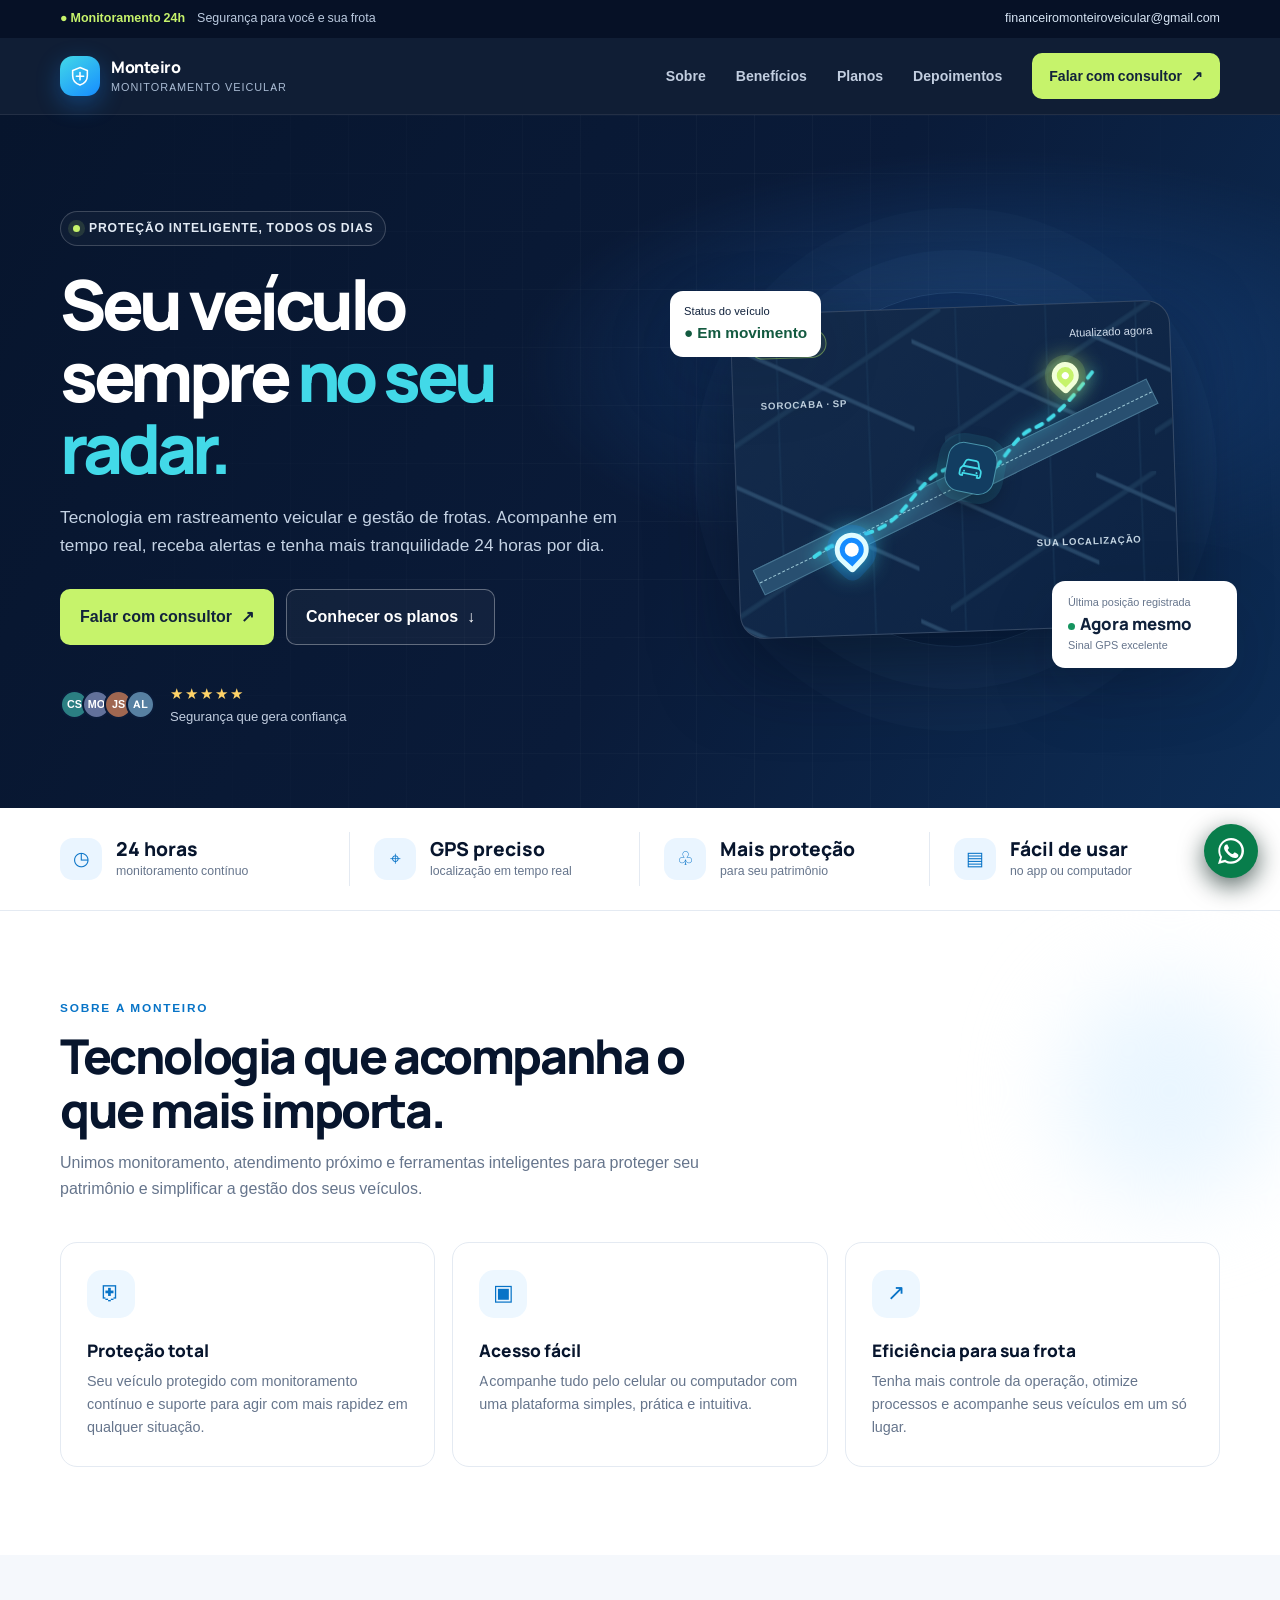
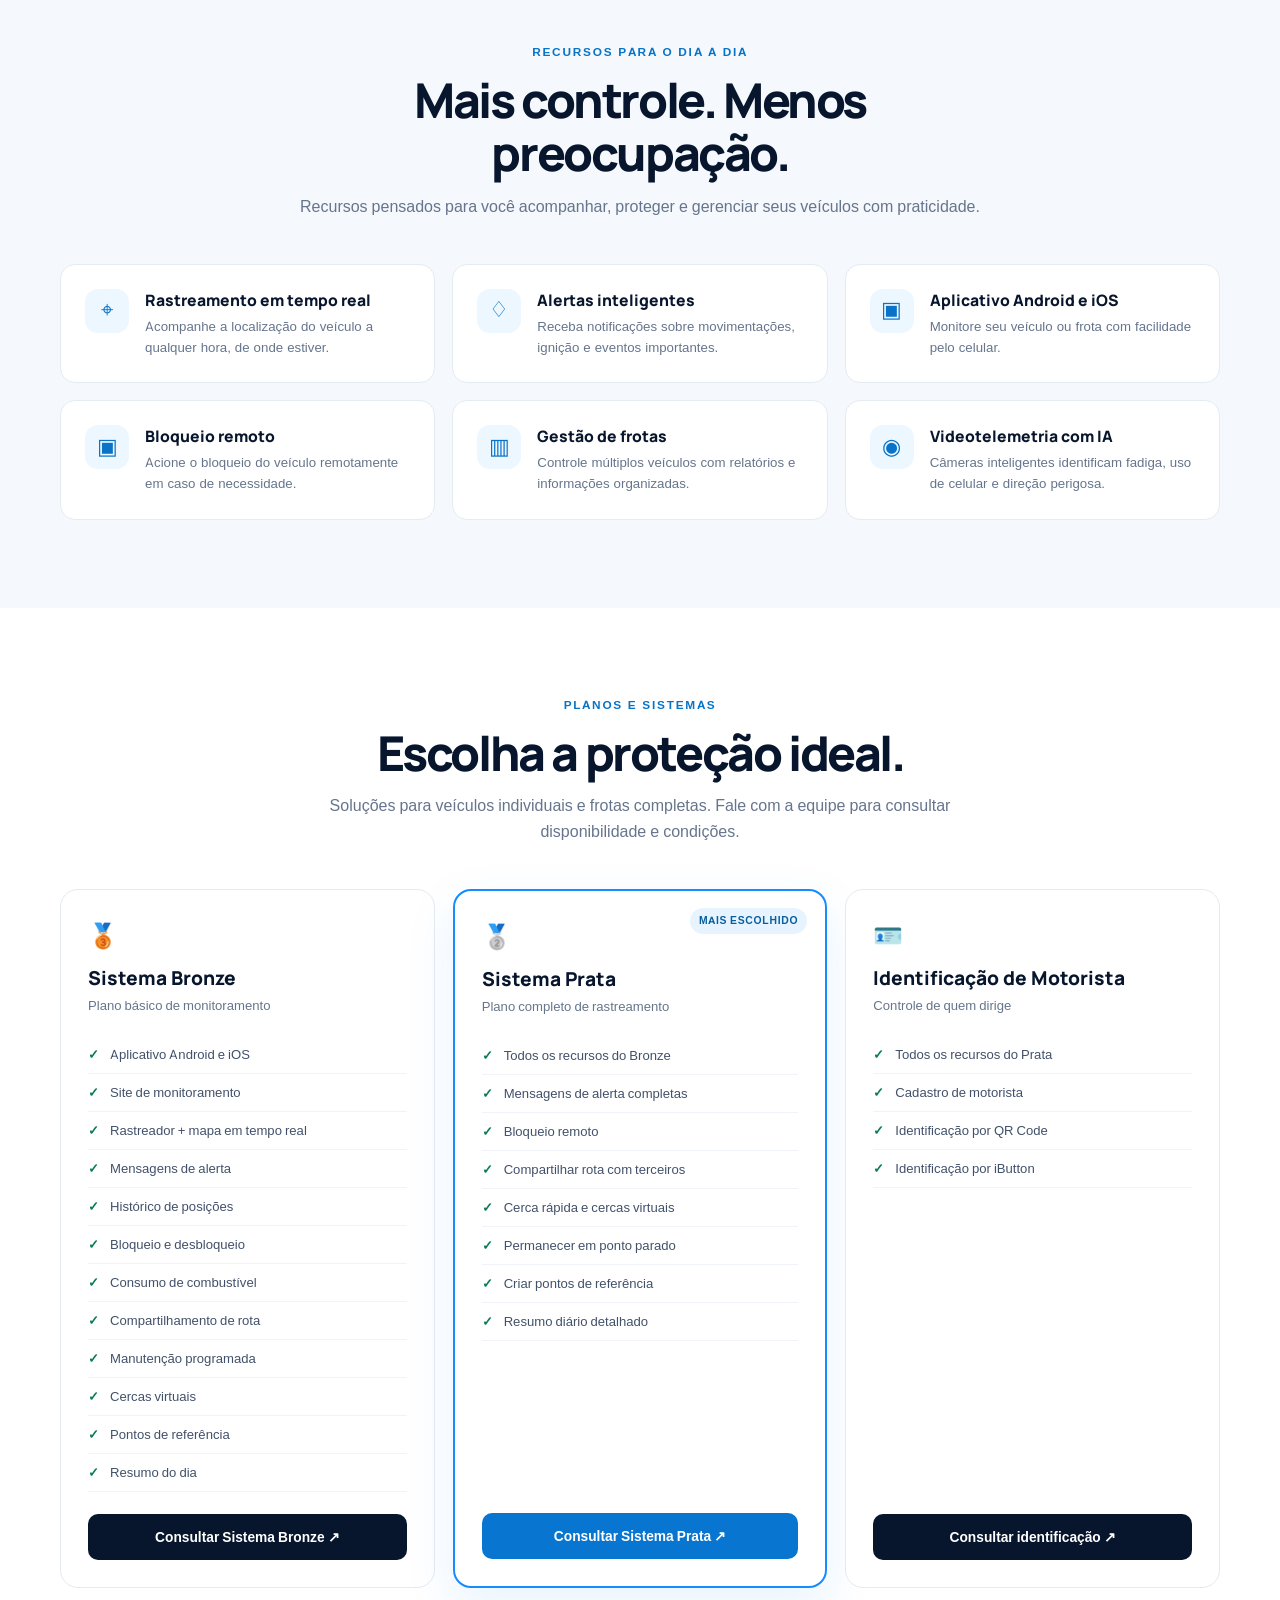
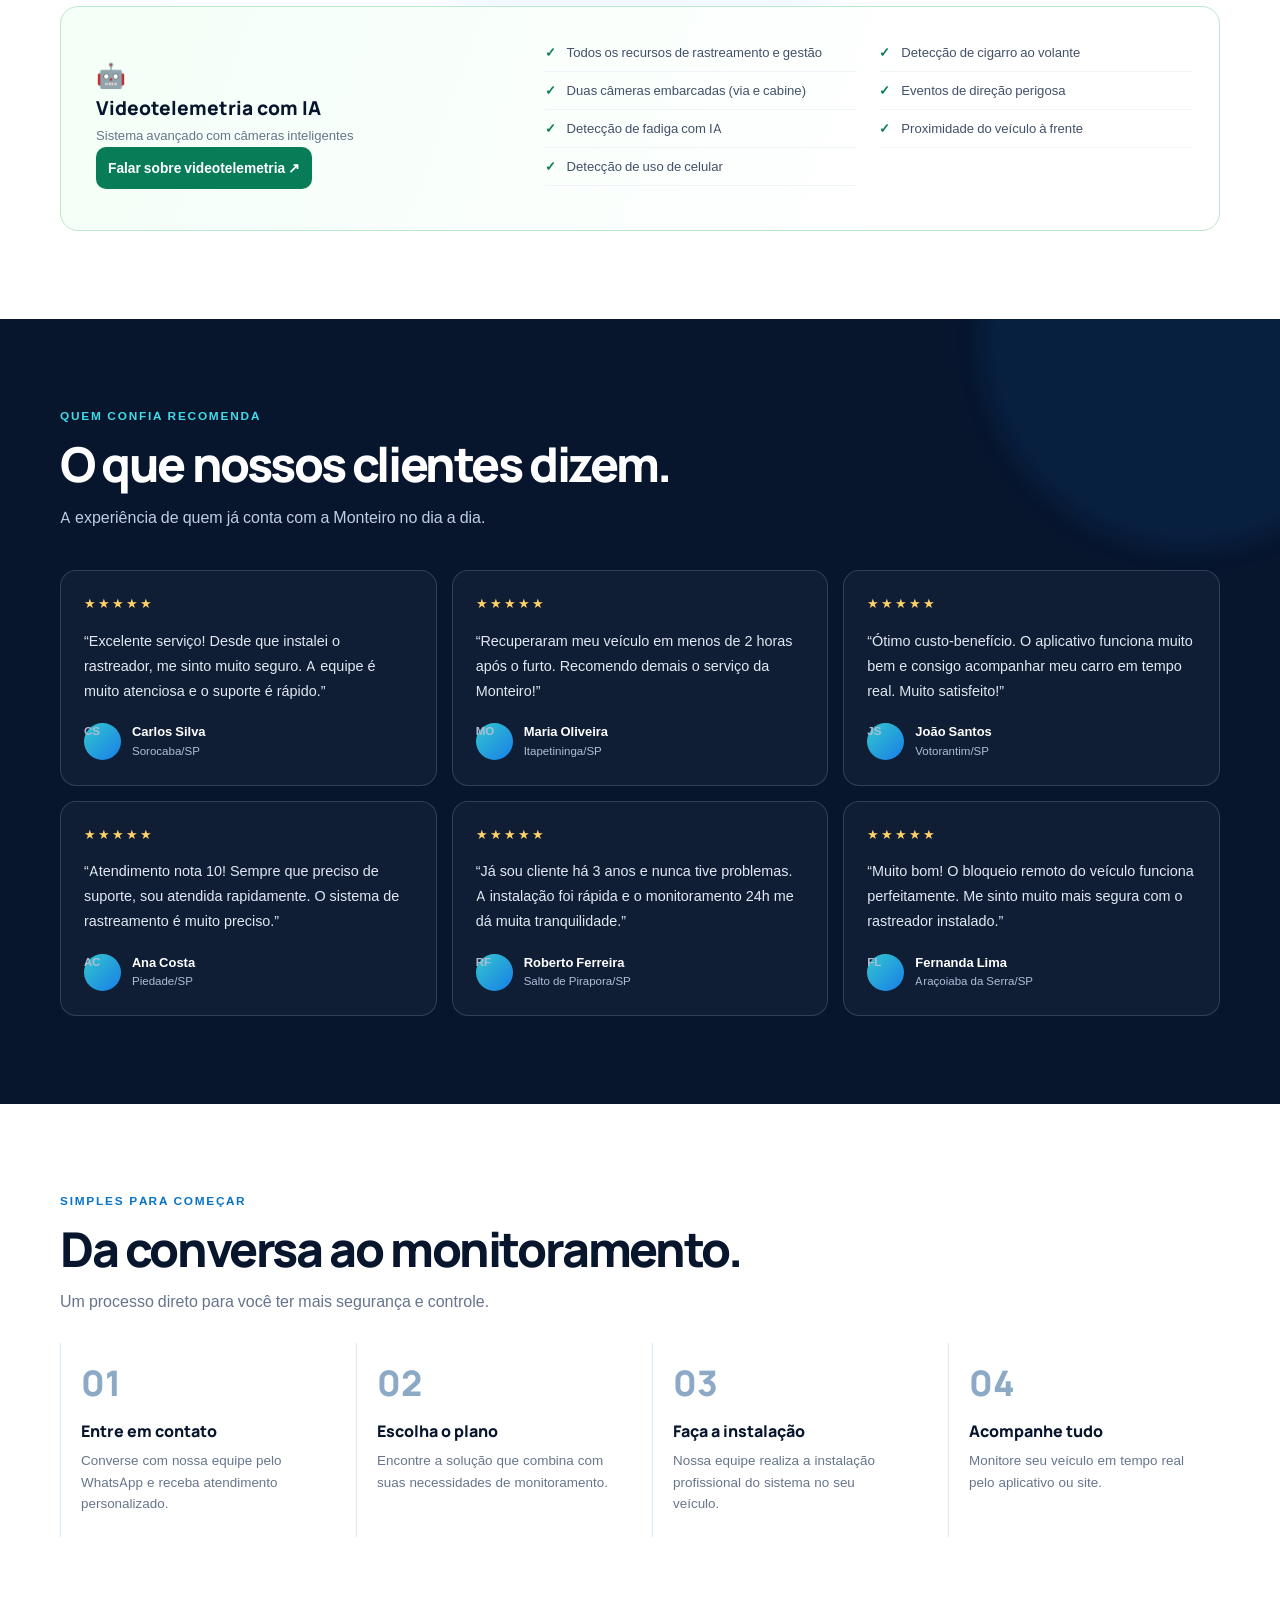
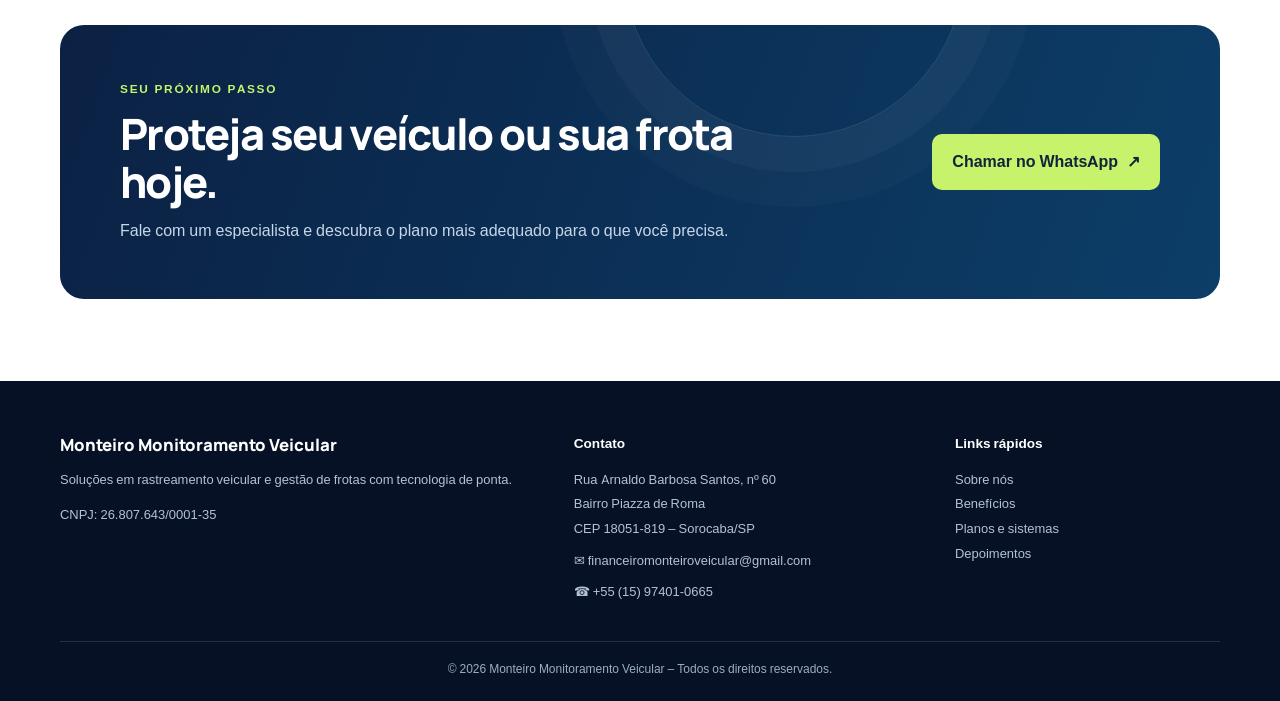
<file: monteiro-monitoramento/index.html>
<!doctype html>
<html lang="pt-BR">
  <head>
    <meta charset="utf-8" />
    <meta name="viewport" content="width=device-width, initial-scale=1" />
    <meta name="theme-color" content="#07152d" />
    <meta name="description" content="Rastreamento veicular e gestão de frotas com monitoramento, aplicativo, bloqueio remoto e videotelemetria com IA." />
    <title>Monteiro Monitoramento Veicular | Segurança em movimento</title>
    <link rel="preload" href="fonts/manrope-latin-wght-normal.woff2" as="font" type="font/woff2" crossorigin />
    <link rel="preload" href="fonts/dm-sans-latin-ext-wght-normal.woff2" as="font" type="font/woff2" crossorigin />
    <link rel="stylesheet" href="styles.css" />
  </head>
  <body>
    <a class="skip-link" href="#conteudo">Pular para o conteúdo</a>
    <div class="topbar">
      <div class="container topbar-inner">
        <span><b>● Monitoramento 24h</b><span class="topbar-note">Segurança para você e sua frota</span></span>
        <a href="mailto:financeiromonteiroveicular@gmail.com">financeiromonteiroveicular@gmail.com</a>
      </div>
    </div>
    <header class="site-header">
      <div class="container nav-wrap">
        <a class="brand" href="#inicio" aria-label="Monteiro Monitoramento Veicular — início">
          <span class="brand-mark" aria-hidden="true"><svg viewBox="0 0 24 24" fill="none"><path d="M12 2.8 20 6v5.7c0 5.1-3.5 8.6-8 10.2-4.5-1.6-8-5.1-8-10.2V6l8-3.2Z" stroke="currentColor" stroke-width="1.7"/><path d="M8 12.2h8M12 8.2v8" stroke="currentColor" stroke-width="1.7" stroke-linecap="round"/></svg></span>
          <span>Monteiro<small>Monitoramento veicular</small></span>
        </a>
        <button class="menu-toggle" id="menuToggle" type="button" aria-label="Abrir menu" aria-expanded="false" aria-controls="navLinks"><span></span><span></span><span></span></button>
        <nav aria-label="Navegação principal">
          <ul class="nav-links" id="navLinks">
            <li><a href="#sobre">Sobre</a></li><li><a href="#beneficios">Benefícios</a></li><li><a href="#planos">Planos</a></li><li><a href="#depoimentos">Depoimentos</a></li>
            <li><a class="nav-action" href="https://wa.me/5515974010665?text=Ol%C3%A1%2C%20quero%20conhecer%20os%20planos%20de%20rastreamento." target="_blank" rel="noopener noreferrer">Falar com consultor <span aria-hidden="true">↗</span></a></li>
          </ul>
        </nav>
      </div>
    </header>
    <main id="conteudo">
      <section class="hero" id="inicio">
        <div class="container hero-inner">
          <div class="hero-copy-block">
            <span class="eyebrow"><i class="live-dot" aria-hidden="true"></i> Proteção inteligente, todos os dias</span>
            <h1>Seu veículo sempre <em>no seu radar.</em></h1>
            <p class="hero-copy">Tecnologia em rastreamento veicular e gestão de frotas. Acompanhe em tempo real, receba alertas e tenha mais tranquilidade 24 horas por dia.</p>
            <div class="hero-actions">
              <a class="button button-primary" href="https://wa.me/5515974010665?text=Ol%C3%A1%2C%20quero%20falar%20com%20um%20consultor%20sobre%20rastreamento." target="_blank" rel="noopener noreferrer">Falar com consultor <span aria-hidden="true">↗</span></a>
              <a class="button button-outline" href="#planos">Conhecer os planos <span aria-hidden="true">↓</span></a>
            </div>
            <div class="hero-proof"><div class="proof-avatars" aria-hidden="true"><span>CS</span><span>MO</span><span>JS</span><span>AL</span></div><div><div class="proof-stars" aria-hidden="true">★★★★★</div><span>Segurança que gera confiança</span></div></div>
          </div>
          <div class="hero-visual" role="img" aria-label="Ilustração de monitoramento de veículo em tempo real">
            <div class="radar" aria-hidden="true"></div>
            <div class="map-card" aria-hidden="true">
              <div class="map-grid"></div><div class="map-road"></div>
              <span class="map-label label-a">Sorocaba · SP</span><span class="map-label label-b">Sua localização</span>
              <div class="route"><svg viewBox="0 0 400 280" preserveAspectRatio="none"><path class="route-path" d="M48 224 C93 194 115 214 151 171 S204 137 224 145 259 110 282 102 325 74 351 43"/></svg></div>
              <span class="pin pin-start"></span><span class="pin pin-end"></span>
              <span class="vehicle"><svg viewBox="0 0 24 24" fill="none"><path d="m5 11 1.5-4.5A2.2 2.2 0 0 1 8.6 5h6.8a2.2 2.2 0 0 1 2.1 1.5L19 11l1.2 1.3c.5.5.8 1.2.8 1.9v3.3c0 .8-.6 1.5-1.5 1.5h-1.1v-2H5.6v2H4.5c-.9 0-1.5-.7-1.5-1.5v-3.3c0-.7.3-1.4.8-1.9L5 11Z" stroke="currentColor" stroke-width="1.5"/><path d="M5.2 11h13.6M6.5 15h.1m10.8 0h.1" stroke="currentColor" stroke-width="1.7" stroke-linecap="round"/></svg></span>
              <div class="map-top"><span class="live-pill">● Ao vivo</span><span class="map-time">Atualizado agora</span></div>
            </div>
            <div class="float-top">Status do veículo<strong>● Em movimento</strong></div>
            <div class="info-float"><small>Última posição registrada</small><strong><b></b>Agora mesmo</strong><small>Sinal GPS excelente</small></div>
          </div>
        </div>
      </section>
      <div class="metrics" aria-label="Destaques do serviço">
        <div class="container metric-grid">
          <div class="metric"><span class="metric-icon" aria-hidden="true">◷</span><div><strong>24 horas</strong><span>monitoramento contínuo</span></div></div>
          <div class="metric"><span class="metric-icon" aria-hidden="true">⌖</span><div><strong>GPS preciso</strong><span>localização em tempo real</span></div></div>
          <div class="metric"><span class="metric-icon" aria-hidden="true">♧</span><div><strong>Mais proteção</strong><span>para seu patrimônio</span></div></div>
          <div class="metric"><span class="metric-icon" aria-hidden="true">▤</span><div><strong>Fácil de usar</strong><span>no app ou computador</span></div></div>
        </div>
      </div>
      <section class="content-section about-section" id="sobre">
        <div class="container">
          <div class="section-heading"><div class="kicker">Sobre a Monteiro</div><h2>Tecnologia que acompanha o que mais importa.</h2><p>Unimos monitoramento, atendimento próximo e ferramentas inteligentes para proteger seu patrimônio e simplificar a gestão dos seus veículos.</p></div>
          <div class="about-grid">
            <article class="feature-card"><span class="feature-icon" aria-hidden="true">⛨</span><h3>Proteção total</h3><p>Seu veículo protegido com monitoramento contínuo e suporte para agir com mais rapidez em qualquer situação.</p></article>
            <article class="feature-card"><span class="feature-icon" aria-hidden="true">▣</span><h3>Acesso fácil</h3><p>Acompanhe tudo pelo celular ou computador com uma plataforma simples, prática e intuitiva.</p></article>
            <article class="feature-card"><span class="feature-icon" aria-hidden="true">↗</span><h3>Eficiência para sua frota</h3><p>Tenha mais controle da operação, otimize processos e acompanhe seus veículos em um só lugar.</p></article>
          </div>
        </div>
      </section>
      <section class="content-section benefits-section" id="beneficios">
        <div class="container">
          <div class="section-heading center"><div class="kicker">Recursos para o dia a dia</div><h2>Mais controle. Menos preocupação.</h2><p>Recursos pensados para você acompanhar, proteger e gerenciar seus veículos com praticidade.</p></div>
          <div class="benefit-grid">
            <article class="benefit-card"><span class="feature-icon" aria-hidden="true">⌖</span><div><h3>Rastreamento em tempo real</h3><p>Acompanhe a localização do veículo a qualquer hora, de onde estiver.</p></div></article>
            <article class="benefit-card"><span class="feature-icon" aria-hidden="true">♢</span><div><h3>Alertas inteligentes</h3><p>Receba notificações sobre movimentações, ignição e eventos importantes.</p></div></article>
            <article class="benefit-card"><span class="feature-icon" aria-hidden="true">▣</span><div><h3>Aplicativo Android e iOS</h3><p>Monitore seu veículo ou frota com facilidade pelo celular.</p></div></article>
            <article class="benefit-card"><span class="feature-icon" aria-hidden="true">▣</span><div><h3>Bloqueio remoto</h3><p>Acione o bloqueio do veículo remotamente em caso de necessidade.</p></div></article>
            <article class="benefit-card"><span class="feature-icon" aria-hidden="true">▥</span><div><h3>Gestão de frotas</h3><p>Controle múltiplos veículos com relatórios e informações organizadas.</p></div></article>
            <article class="benefit-card"><span class="feature-icon" aria-hidden="true">◉</span><div><h3>Videotelemetria com IA</h3><p>Câmeras inteligentes identificam fadiga, uso de celular e direção perigosa.</p></div></article>
          </div>
        </div>
      </section>
      <section class="content-section plans-section" id="planos">
        <div class="container">
          <div class="section-heading center"><div class="kicker">Planos e sistemas</div><h2>Escolha a proteção ideal.</h2><p>Soluções para veículos individuais e frotas completas. Fale com a equipe para consultar disponibilidade e condições.</p></div>
          <div class="plans-grid">
            <article class="plan-card"><span class="plan-icon" aria-hidden="true">🥉</span><h3>Sistema Bronze</h3><p class="plan-desc">Plano básico de monitoramento</p><ul><li>Aplicativo Android e iOS</li><li>Site de monitoramento</li><li>Rastreador + mapa em tempo real</li><li>Mensagens de alerta</li><li>Histórico de posições</li><li>Bloqueio e desbloqueio</li><li>Consumo de combustível</li><li>Compartilhamento de rota</li><li>Manutenção programada</li><li>Cercas virtuais</li><li>Pontos de referência</li><li>Resumo do dia</li></ul><a class="plan-button" href="https://wa.me/5515974010665?text=Ol%C3%A1%2C%20tenho%20interesse%20no%20Sistema%20Bronze." target="_blank" rel="noopener noreferrer">Consultar Sistema Bronze <span aria-hidden="true">↗</span></a></article>
            <article class="plan-card popular"><span class="popular-tag">Mais escolhido</span><span class="plan-icon" aria-hidden="true">🥈</span><h3>Sistema Prata</h3><p class="plan-desc">Plano completo de rastreamento</p><ul><li>Todos os recursos do Bronze</li><li>Mensagens de alerta completas</li><li>Bloqueio remoto</li><li>Compartilhar rota com terceiros</li><li>Cerca rápida e cercas virtuais</li><li>Permanecer em ponto parado</li><li>Criar pontos de referência</li><li>Resumo diário detalhado</li></ul><a class="plan-button" href="https://wa.me/5515974010665?text=Ol%C3%A1%2C%20tenho%20interesse%20no%20Sistema%20Prata." target="_blank" rel="noopener noreferrer">Consultar Sistema Prata <span aria-hidden="true">↗</span></a></article>
            <article class="plan-card"><span class="plan-icon" aria-hidden="true">🪪</span><h3>Identificação de Motorista</h3><p class="plan-desc">Controle de quem dirige</p><ul><li>Todos os recursos do Prata</li><li>Cadastro de motorista</li><li>Identificação por QR Code</li><li>Identificação por iButton</li></ul><a class="plan-button" href="https://wa.me/5515974010665?text=Ol%C3%A1%2C%20quero%20saber%20sobre%20Identifica%C3%A7%C3%A3o%20de%20Motorista." target="_blank" rel="noopener noreferrer">Consultar identificação <span aria-hidden="true">↗</span></a></article>
            <article class="plan-card plan-wide"><div class="plan-wide-copy"><span class="plan-icon" aria-hidden="true">🤖</span><h3>Videotelemetria com IA</h3><p class="plan-desc">Sistema avançado com câmeras inteligentes</p><a class="plan-button" href="https://wa.me/5515974010665?text=Ol%C3%A1%2C%20quero%20conhecer%20a%20Videotelemetria%20com%20IA." target="_blank" rel="noopener noreferrer">Falar sobre videotelemetria <span aria-hidden="true">↗</span></a></div><ul><li>Todos os recursos de rastreamento e gestão</li><li>Duas câmeras embarcadas (via e cabine)</li><li>Detecção de fadiga com IA</li><li>Detecção de uso de celular</li><li>Detecção de cigarro ao volante</li><li>Eventos de direção perigosa</li><li>Proximidade do veículo à frente</li></ul></article>
          </div>
        </div>
      </section>
      <section class="content-section testimonials-section" id="depoimentos">
        <div class="container">
          <div class="section-heading"><div class="kicker">Quem confia recomenda</div><h2>O que nossos clientes dizem.</h2><p>A experiência de quem já conta com a Monteiro no dia a dia.</p></div>
          <div class="testimonial-grid">
            <article class="quote-card"><div class="quote-stars" aria-label="5 de 5 estrelas">★★★★★</div><blockquote>“Excelente serviço! Desde que instalei o rastreador, me sinto muito seguro. A equipe é muito atenciosa e o suporte é rápido.”</blockquote><div class="quote-person"><span class="person-avatar" aria-hidden="true">CS</span><div><strong>Carlos Silva</strong><span>Sorocaba/SP</span></div></div></article>
            <article class="quote-card"><div class="quote-stars" aria-label="5 de 5 estrelas">★★★★★</div><blockquote>“Recuperaram meu veículo em menos de 2 horas após o furto. Recomendo demais o serviço da Monteiro!”</blockquote><div class="quote-person"><span class="person-avatar" aria-hidden="true">MO</span><div><strong>Maria Oliveira</strong><span>Itapetininga/SP</span></div></div></article>
            <article class="quote-card"><div class="quote-stars" aria-label="5 de 5 estrelas">★★★★★</div><blockquote>“Ótimo custo-benefício. O aplicativo funciona muito bem e consigo acompanhar meu carro em tempo real. Muito satisfeito!”</blockquote><div class="quote-person"><span class="person-avatar" aria-hidden="true">JS</span><div><strong>João Santos</strong><span>Votorantim/SP</span></div></div></article>
            <article class="quote-card"><div class="quote-stars" aria-label="5 de 5 estrelas">★★★★★</div><blockquote>“Atendimento nota 10! Sempre que preciso de suporte, sou atendida rapidamente. O sistema de rastreamento é muito preciso.”</blockquote><div class="quote-person"><span class="person-avatar" aria-hidden="true">AC</span><div><strong>Ana Costa</strong><span>Piedade/SP</span></div></div></article>
            <article class="quote-card"><div class="quote-stars" aria-label="5 de 5 estrelas">★★★★★</div><blockquote>“Já sou cliente há 3 anos e nunca tive problemas. A instalação foi rápida e o monitoramento 24h me dá muita tranquilidade.”</blockquote><div class="quote-person"><span class="person-avatar" aria-hidden="true">RF</span><div><strong>Roberto Ferreira</strong><span>Salto de Pirapora/SP</span></div></div></article>
            <article class="quote-card"><div class="quote-stars" aria-label="5 de 5 estrelas">★★★★★</div><blockquote>“Muito bom! O bloqueio remoto do veículo funciona perfeitamente. Me sinto muito mais segura com o rastreador instalado.”</blockquote><div class="quote-person"><span class="person-avatar" aria-hidden="true">FL</span><div><strong>Fernanda Lima</strong><span>Araçoiaba da Serra/SP</span></div></div></article>
          </div>
        </div>
      </section>
      <section class="content-section steps-section">
        <div class="container"><div class="section-heading"><div class="kicker">Simples para começar</div><h2>Da conversa ao monitoramento.</h2><p>Um processo direto para você ter mais segurança e controle.</p></div>
          <div class="steps-grid">
            <article class="step"><div class="step-number">01</div><h3>Entre em contato</h3><p>Converse com nossa equipe pelo WhatsApp e receba atendimento personalizado.</p></article>
            <article class="step"><div class="step-number">02</div><h3>Escolha o plano</h3><p>Encontre a solução que combina com suas necessidades de monitoramento.</p></article>
            <article class="step"><div class="step-number">03</div><h3>Faça a instalação</h3><p>Nossa equipe realiza a instalação profissional do sistema no seu veículo.</p></article>
            <article class="step"><div class="step-number">04</div><h3>Acompanhe tudo</h3><p>Monitore seu veículo em tempo real pelo aplicativo ou site.</p></article>
          </div>
        </div>
      </section>
      <section class="content-section contact-cta" id="contato">
        <div class="container"><div class="cta-panel"><div class="cta-panel-copy"><div class="kicker">Seu próximo passo</div><h2>Proteja seu veículo ou sua frota hoje.</h2><p>Fale com um especialista e descubra o plano mais adequado para o que você precisa.</p></div><a class="button button-primary" href="https://wa.me/5515974010665?text=Ol%C3%A1%2C%20quero%20proteger%20meu%20ve%C3%ADculo%20ou%20minha%20frota." target="_blank" rel="noopener noreferrer">Chamar no WhatsApp <span aria-hidden="true">↗</span></a></div></div>
      </section>
    </main>
    <footer>
      <div class="container"><div class="footer-grid">
        <div><div class="footer-brand">Monteiro Monitoramento Veicular</div><p>Soluções em rastreamento veicular e gestão de frotas com tecnologia de ponta.</p><p class="footer-cnpj">CNPJ: 26.807.643/0001-35</p></div>
        <div class="footer-contact"><h2>Contato</h2><p>Rua Arnaldo Barbosa Santos, nº 60<br />Bairro Piazza de Roma<br />CEP 18051-819 – Sorocaba/SP</p><p>✉ <a href="mailto:financeiromonteiroveicular@gmail.com">financeiromonteiroveicular@gmail.com</a></p><p>☎ <a href="tel:+5515974010665">+55 (15) 97401-0665</a></p></div>
        <div><h2>Links rápidos</h2><p><a href="#sobre">Sobre nós</a></p><p><a href="#beneficios">Benefícios</a></p><p><a href="#planos">Planos e sistemas</a></p><p><a href="#depoimentos">Depoimentos</a></p></div>
      </div><div class="copyright">© <span id="year">2026</span> Monteiro Monitoramento Veicular – Todos os direitos reservados.</div></div>
    </footer>
    <a class="whatsapp-float" href="https://wa.me/5515974010665?text=Ol%C3%A1%2C%20quero%20saber%20mais%20sobre%20rastreamento%20veicular." target="_blank" rel="noopener noreferrer" aria-label="Fale conosco pelo WhatsApp"><svg viewBox="0 0 24 24" aria-hidden="true"><path d="M20.5 3.5A11.8 11.8 0 0 0 12.1 0C5.6 0 .3 5.3.3 11.8c0 2.1.6 4.2 1.6 6L0 24l6.4-1.7a11.9 11.9 0 0 0 5.7 1.4h.1c6.5 0 11.8-5.3 11.8-11.8 0-3.2-1.2-6.1-3.5-8.4Zm-8.4 18.2h-.1c-1.8 0-3.5-.5-5-1.4l-.4-.2-3.8 1 1-3.7-.3-.4a9.8 9.8 0 0 1-1.5-5.2c0-5.4 4.4-9.8 9.9-9.8 2.6 0 5.1 1 6.9 2.9a9.7 9.7 0 0 1 2.9 6.9c0 5.5-4.4 9.9-9.8 9.9Zm5.4-7.4c-.3-.2-1.7-.9-2-.9s-.5-.2-.7.2-.8.9-1 1.1-.3.2-.6.1a8.1 8.1 0 0 1-2.4-1.5 9.1 9.1 0 0 1-1.7-2.1c-.2-.3 0-.5.1-.6l.5-.6c.2-.2.2-.3.3-.5.1-.2 0-.4 0-.6s-.7-1.7-1-2.3c-.2-.6-.5-.5-.7-.5h-.6c-.2 0-.6.1-.9.4-.3.3-1.2 1.1-1.2 2.7s1.2 3.1 1.4 3.3c.2.2 2.4 3.7 5.8 5.2.8.3 1.4.5 1.9.6.8.2 1.5.2 2 .1.6-.1 1.7-.7 1.9-1.4.2-.7.2-1.3.2-1.4-.1-.2-.3-.3-.6-.5Z"/></svg></a>
    <script>
      (() => {
        const toggle = document.getElementById('menuToggle');
        const links = document.getElementById('navLinks');
        const closeMenu = () => {
          links.classList.remove('open');
          toggle.setAttribute('aria-expanded', 'false');
          toggle.setAttribute('aria-label', 'Abrir menu');
          toggle.classList.remove('is-open');
        };
        toggle.addEventListener('click', () => {
          const opened = links.classList.toggle('open');
          toggle.setAttribute('aria-expanded', String(opened));
          toggle.setAttribute('aria-label', opened ? 'Fechar menu' : 'Abrir menu');
          toggle.classList.toggle('is-open', opened);
        });
        links.querySelectorAll('a').forEach(link => link.addEventListener('click', closeMenu));
        document.addEventListener('keydown', event => { if (event.key === 'Escape') closeMenu(); });
        document.addEventListener('click', event => { if (!event.target.closest('.nav-wrap')) closeMenu(); });
        window.addEventListener('resize', () => { if (window.innerWidth > 760) closeMenu(); });
        document.getElementById('year').textContent = new Date().getFullYear();
      })();
    </script>
  </body>
</html>
</file>
<file: monteiro-monitoramento/styles.css>
@font-face{font-family:Manrope;font-style:normal;font-weight:200 800;font-display:swap;src:url('fonts/manrope-latin-wght-normal.woff2') format('woff2')}@font-face{font-family:'DM Sans';font-style:normal;font-weight:100 900;font-display:swap;src:url('fonts/dm-sans-latin-ext-wght-normal.woff2') format('woff2')}
:root{--navy:#07152d;--navy-2:#0b2144;--blue:#168cff;--cyan:#42d9e8;--lime:#c6f36b;--ink:#10213b;--muted:#66758c;--paper:#f5f8fc;--line:#e4eaf2;--white:#fff;--shadow:0 24px 70px rgba(7,21,45,.13);--font-display:Manrope,Arial,sans-serif;--font-body:'DM Sans',Arial,sans-serif;--ease:cubic-bezier(.2,.7,.2,1)}
*{box-sizing:border-box;margin:0;padding:0}html{scroll-behavior:smooth;scroll-padding-top:86px}body{font-family:var(--font-body);color:var(--ink);background:#fff;line-height:1.6}a{color:inherit;text-decoration:none}button{font:inherit}ul{list-style:none}.container{width:min(1160px,calc(100% - 44px));margin:auto}.skip-link{position:fixed;left:12px;top:12px;z-index:100;padding:10px 14px;background:#fff;color:var(--navy);border-radius:8px;transform:translateY(-160%)}.skip-link:focus{transform:translateY(0)}:focus-visible{outline:3px solid var(--cyan);outline-offset:3px}
.topbar{min-height:38px;background:#061126;color:#bbcadf;font-size:.78rem;display:flex;align-items:center}.topbar-inner{display:flex;justify-content:space-between;align-items:center;gap:18px}.topbar b{color:var(--lime);font-weight:700}.topbar a{color:#d7e5f4}.topbar-note{margin-left:12px}.site-header{position:sticky;top:0;z-index:20;background:rgba(7,21,45,.96);backdrop-filter:blur(14px);border-bottom:1px solid rgba(255,255,255,.08)}.nav-wrap{min-height:76px;display:flex;align-items:center;justify-content:space-between;gap:24px}.brand{display:flex;align-items:center;gap:11px;color:#fff;font-family:var(--font-display);font-size:1rem;font-weight:800;letter-spacing:-.03em;line-height:1.15}.brand-mark{width:40px;height:40px;border-radius:13px;background:linear-gradient(145deg,var(--cyan),var(--blue));display:grid;place-items:center;box-shadow:0 8px 24px #168cff55;color:#fff}.brand-mark svg{width:22px;height:22px}.brand small{display:block;color:#a8bad2;font:500 .68rem var(--font-body);letter-spacing:.09em;text-transform:uppercase;margin-top:3px}.nav-links{display:flex;align-items:center;gap:30px;color:#c2cee0;font-size:.88rem;font-weight:600}.nav-links a:not(.nav-action){transition:color .2s}.nav-links a:not(.nav-action):hover{color:var(--cyan)}.nav-action,.button{display:inline-flex;align-items:center;justify-content:center;gap:9px;border:0;border-radius:10px;background:var(--lime);color:#12233b;font-weight:800;padding:12px 17px;transition:transform .2s var(--ease),box-shadow .2s,background .2s;cursor:pointer}.nav-action:hover,.button:hover{transform:translateY(-2px);box-shadow:0 10px 24px #b3e95a44}.menu-toggle{display:none;background:none;border:1px solid #ffffff40;color:#fff;width:44px;height:44px;border-radius:10px;cursor:pointer}.menu-toggle span{display:block;width:18px;height:2px;background:currentColor;margin:4px auto;transition:transform .2s,opacity .2s}.menu-toggle.is-open span:first-child{transform:translateY(6px) rotate(45deg)}.menu-toggle.is-open span:nth-child(2){opacity:0}.menu-toggle.is-open span:last-child{transform:translateY(-6px) rotate(-45deg)}
.hero{position:relative;overflow:hidden;color:#fff;background:radial-gradient(ellipse at 78% 36%,#143b70 0,transparent 34%),linear-gradient(120deg,#07152d 0%,#0a1b39 55%,#0d2d56 100%);padding:96px 0 82px}.hero:before{content:"";position:absolute;inset:0;background-image:linear-gradient(#ffffff08 1px,transparent 1px),linear-gradient(90deg,#ffffff08 1px,transparent 1px);background-size:58px 58px;mask-image:linear-gradient(to right,transparent,black 60%,transparent);pointer-events:none}.hero-inner{position:relative;display:grid;grid-template-columns:1.04fr .96fr;align-items:center;gap:56px}.eyebrow{display:inline-flex;align-items:center;gap:9px;padding:7px 12px;border:1px solid #ffffff30;border-radius:999px;background:#ffffff08;color:#e2eaf4;font-size:.76rem;font-weight:700;letter-spacing:.07em;text-transform:uppercase}.live-dot{width:7px;height:7px;background:var(--lime);border-radius:50%;box-shadow:0 0 0 5px #c6f36b20}.hero h1{font:800 clamp(2.75rem,5.4vw,4.5rem)/1.04 var(--font-display);letter-spacing:-.065em;margin:22px 0 20px;max-width:680px}.hero h1 em{font-style:normal;color:var(--cyan)}.hero-copy{color:#c4d2e4;font-size:1.08rem;max-width:570px;margin-bottom:30px}.hero-actions{display:flex;gap:12px;flex-wrap:wrap}.button-primary{background:var(--lime);padding:15px 20px}.button-outline{color:#fff;border:1px solid #ffffff55;background:#ffffff0a;padding:14px 19px}.button-outline:hover{background:#ffffff18}.hero-proof{display:flex;align-items:center;gap:15px;margin-top:37px;color:#c2cee0;font-size:.82rem}.proof-avatars{display:flex}.proof-avatars span{width:29px;height:29px;margin-left:-7px;border-radius:50%;display:grid;place-items:center;border:2px solid #0a1b39;background:#1d5683;color:white;font-size:.67rem;font-weight:800}.proof-avatars span:first-child{margin-left:0;background:#2b7f83}.proof-avatars span:nth-child(2){background:#62719b}.proof-avatars span:nth-child(3){background:#a06751}.proof-avatars span:nth-child(4){background:#5780a2}.proof-stars{color:#ffd368;letter-spacing:2px;font-size:.95rem}.hero-visual{position:relative;min-height:405px;display:grid;place-items:center}.radar{position:absolute;width:355px;height:355px;border:1px solid #7cb7e42b;border-radius:50%;box-shadow:0 0 0 42px #7cb7e40a,0 0 0 84px #7cb7e406}.radar:before,.radar:after{content:"";position:absolute;border:1px dashed #7cb7e431;border-radius:50%;inset:48px}.radar:after{inset:96px}.map-card{position:relative;width:min(100%,440px);height:325px;border:1px solid #ffffff28;border-radius:24px;overflow:hidden;background:linear-gradient(140deg,#142b4b,#0c2344);box-shadow:0 30px 80px #020b1b88;transform:rotate(-2deg)}.map-grid{position:absolute;inset:0;opacity:.45;background-image:linear-gradient(26deg,transparent 46%,#477192 47%,#477192 48%,transparent 49%),linear-gradient(148deg,transparent 42%,#284c6a 43%,#284c6a 44%,transparent 45%),linear-gradient(90deg,transparent 48%,#204263 49%,#204263 50%,transparent 51%);background-size:180px 140px,210px 170px,90px 90px}.map-road{position:absolute;width:100%;height:28px;background:#284f70;left:0;top:51%;transform:rotate(-24deg);border:1px solid #487693}.map-road:after{content:"";display:block;border-top:1px dashed #9bc6d5;position:absolute;top:50%;width:100%}.route{position:absolute;inset:24px 30px}.route svg{width:100%;height:100%;overflow:visible}.route-path{fill:none;stroke:var(--cyan);stroke-width:4;stroke-linecap:round;stroke-dasharray:7 8;filter:drop-shadow(0 0 8px #42d9e8)}.map-label{position:absolute;color:#c1d2e0;font-size:.61rem;font-weight:700;letter-spacing:.08em;text-transform:uppercase}.label-a{left:27px;top:84px}.label-b{right:35px;bottom:77px}.pin{position:absolute;width:34px;height:34px;border:5px solid #dffcff;border-radius:50% 50% 50% 4px;transform:rotate(-45deg);background:var(--blue);box-shadow:0 0 0 8px #168cff32,0 0 24px #42d9e8}.pin:after{content:"";position:absolute;inset:5px;border-radius:50%;background:#fff}.pin-start{left:22%;bottom:21%}.pin-end{right:21%;top:18%;width:27px;height:27px;background:var(--lime);border-color:#f2ffd8;box-shadow:0 0 0 7px #c6f36b25,0 0 24px #c6f36b}.vehicle{position:absolute;left:48%;top:42%;width:50px;height:50px;border-radius:16px;background:#123d61;border:1px solid #79ddea88;display:grid;place-items:center;box-shadow:0 0 0 9px #42d9e819,0 10px 26px #0006;transform:rotate(13deg);color:var(--cyan)}.vehicle svg{width:28px;height:28px}.map-top{position:absolute;left:17px;right:17px;top:16px;display:flex;align-items:center;justify-content:space-between}.live-pill{border:1px solid #b9f06570;color:var(--lime);background:#c6f36b13;border-radius:99px;padding:5px 9px;font-size:.65rem;font-weight:800;text-transform:uppercase;letter-spacing:.08em}.map-time{color:#d0dceb;font-size:.7rem}.info-float{position:absolute;right:-17px;bottom:4px;background:#fff;color:var(--ink);padding:13px 16px;border-radius:13px;box-shadow:var(--shadow);min-width:185px}.info-float small{display:block;color:var(--muted);font-size:.68rem}.info-float strong{font:800 1.05rem var(--font-display)}.info-float b{display:inline-block;width:7px;height:7px;border-radius:50%;background:#15945f;margin-right:5px}.float-top{position:absolute;left:-20px;top:24px;background:#fff;color:var(--ink);border-radius:13px;padding:12px 14px;box-shadow:var(--shadow);font-size:.7rem}.float-top strong{display:block;font-size:.96rem;color:#135a40}
.metrics{position:relative;margin-top:-1px;background:#fff;border-bottom:1px solid var(--line)}.metric-grid{display:grid;grid-template-columns:repeat(4,1fr);padding:24px 0}.metric{padding:4px 24px;border-right:1px solid var(--line);display:flex;align-items:center;gap:14px}.metric:first-child{padding-left:0}.metric:last-child{border:0}.metric-icon{flex:none;width:42px;height:42px;border-radius:13px;background:#eaf5ff;color:#0873c7;display:grid;place-items:center;font-size:1.2rem}.metric strong{display:block;font:800 1.2rem var(--font-display);color:var(--navy)}.metric span:last-child{display:block;color:var(--muted);font-size:.77rem}section.content-section{padding:88px 0}.section-heading{max-width:690px;margin-bottom:40px}.section-heading.center{text-align:center;margin:0 auto 44px}.kicker{font-size:.74rem;font-weight:800;letter-spacing:.15em;text-transform:uppercase;color:#0874c7;margin-bottom:11px}.section-heading h2{font:800 clamp(2rem,4vw,3rem)/1.12 var(--font-display);color:var(--navy);letter-spacing:-.05em;margin-bottom:14px}.section-heading p{color:var(--muted);font-size:1rem}.about-grid,.benefit-grid{display:grid;grid-template-columns:repeat(3,1fr);gap:17px}.feature-card{position:relative;padding:27px 26px;border:1px solid var(--line);border-radius:17px;background:#fff;transition:transform .25s var(--ease),border-color .25s,box-shadow .25s;overflow:hidden}.feature-card:hover{transform:translateY(-5px);border-color:#b9dafa;box-shadow:0 18px 42px #163a6410}.feature-icon{display:grid;place-items:center;width:48px;height:48px;border-radius:15px;background:#edf7ff;color:#0873c7;font-size:1.35rem;margin-bottom:21px}.feature-card h3{font:800 1.08rem var(--font-display);color:var(--navy);margin-bottom:8px}.feature-card p{color:var(--muted);font-size:.9rem}.about-section{position:relative}.about-section:after{content:"";position:absolute;width:220px;height:220px;right:0;top:70px;background:#eaf6ff;border-radius:50%;filter:blur(45px);z-index:-1}.benefits-section{background:var(--paper)}.benefit-grid{grid-template-columns:repeat(3,1fr)}.benefit-card{padding:24px;border:1px solid #e5ebf3;border-radius:15px;background:#fff;display:flex;gap:16px;transition:box-shadow .25s,transform .25s var(--ease)}.benefit-card:hover{box-shadow:0 15px 36px #18385b10;transform:translateY(-3px)}.benefit-card .feature-icon{width:44px;height:44px;flex:none;margin:0;border-radius:13px}.benefit-card h3{font:800 .98rem var(--font-display);color:var(--navy);margin:0 0 5px}.benefit-card p{font-size:.83rem;color:var(--muted)}.plans-section{background:#fff}.plans-grid{display:grid;grid-template-columns:repeat(3,1fr);gap:18px;align-items:stretch}.plan-card{position:relative;border:1px solid var(--line);border-radius:18px;padding:27px;background:#fff;display:flex;flex-direction:column;transition:transform .25s var(--ease),box-shadow .25s}.plan-card:hover{transform:translateY(-4px);box-shadow:var(--shadow)}.plan-card.popular{border:2px solid var(--blue);box-shadow:0 18px 50px #168cff1a}.popular-tag{position:absolute;right:18px;top:17px;background:#e7f4ff;color:#075f9f;padding:5px 9px;border-radius:99px;font-size:.65rem;text-transform:uppercase;letter-spacing:.07em;font-weight:800}.plan-icon{font-size:1.5rem;margin-bottom:10px}.plan-card h3{font:800 1.2rem var(--font-display);color:var(--navy)}.plan-card .plan-desc{font-size:.82rem;color:var(--muted);margin:4px 0 20px}.plan-card ul{margin:0 0 22px;flex:1}.plan-card li{position:relative;padding:8px 0 8px 22px;border-bottom:1px solid #f0f3f7;color:#42516a;font-size:.82rem}.plan-card li:before{content:"✓";position:absolute;left:0;color:#087c56;font-weight:900}.plan-button{width:100%;background:var(--navy);color:#fff;text-align:center;padding:12px;border-radius:10px;font-size:.86rem;font-weight:800;transition:background .2s}.plan-button:hover{background:#0d80e5}.popular .plan-button{background:#0876d1}.plan-wide{grid-column:1/-1;display:grid;grid-template-columns:.8fr 1.2fr;gap:25px;align-items:center;border-color:#b9e8cc;background:linear-gradient(110deg,#f3fff7,#fff 75%)}.plan-wide .plan-desc{margin-bottom:9px}.plan-wide ul{columns:2;column-gap:22px;margin-bottom:17px}.plan-wide li{break-inside:avoid}.plan-wide .plan-button{background:#087c56}.plan-wide .plan-button:hover{background:#066443}.plan-wide-copy{padding:8px}
.testimonials-section{background:var(--navy);color:#fff;position:relative;overflow:hidden}.testimonials-section:before{content:"";position:absolute;width:420px;height:420px;right:-120px;top:-190px;border-radius:50%;background:#168cff18;filter:blur(12px)}.testimonials-section .section-heading h2{color:#fff}.testimonials-section .section-heading p{color:#c0cde0}.testimonials-section .kicker{color:var(--cyan)}.testimonial-grid{position:relative;display:grid;grid-template-columns:repeat(3,1fr);gap:15px}.quote-card{background:#ffffff0a;border:1px solid #ffffff24;border-radius:16px;padding:23px}.quote-stars{color:#ffd166;letter-spacing:2px;font-size:.8rem;margin-bottom:14px}.quote-card blockquote{font-size:.9rem;line-height:1.75;color:#e0e8f2;margin-bottom:18px}.quote-person{display:flex;align-items:center;gap:11px}.person-avatar{width:37px;height:37px;border-radius:50%;display:grid;place-items:center;background:linear-gradient(135deg,#33c7ce,#187ee8);font-weight:800;font-size:.73rem;color:#fff}.quote-person strong{display:block;font-size:.81rem}.quote-person span{display:block;color:#adbed4;font-size:.72rem}.steps-grid{display:grid;grid-template-columns:repeat(4,1fr);gap:24px}.step{position:relative;padding:22px 20px;border-left:1px solid #dce8f3}.step-number{font:800 2.2rem var(--font-display);color:#8ca9c6;line-height:1;margin-bottom:20px}.step h3{font:800 1rem var(--font-display);color:var(--navy);margin-bottom:8px}.step p{color:var(--muted);font-size:.84rem}.steps-section .section-heading{margin-bottom:28px}.contact-cta{padding:0 0 82px!important}.cta-panel{position:relative;overflow:hidden;padding:55px 60px;border-radius:24px;color:#fff;background:linear-gradient(110deg,#0b2144,#0c3e68);display:flex;align-items:center;justify-content:space-between;gap:35px}.cta-panel:after{content:"";position:absolute;width:340px;height:340px;right:22%;top:-230px;border-radius:50%;border:1px solid #ffffff20;box-shadow:0 0 0 35px #ffffff08,0 0 0 70px #ffffff05}.cta-panel-copy{position:relative;z-index:1;max-width:650px}.cta-panel .kicker{color:var(--lime)}.cta-panel h2{font:800 clamp(1.8rem,3.5vw,2.7rem)/1.12 var(--font-display);letter-spacing:-.04em;margin-bottom:12px}.cta-panel p{color:#c6d7e9}.cta-panel .button{position:relative;z-index:1;white-space:nowrap}
footer{background:#061126;color:#b3c1d6;padding:52px 0 22px}.footer-grid{display:grid;grid-template-columns:1.4fr 1fr .8fr;gap:50px;padding-bottom:36px}.footer-brand{color:#fff;font:800 1.05rem var(--font-display);margin-bottom:12px}.footer-grid h2{color:#fff;font-size:.85rem;margin-bottom:13px}.footer-grid p,.footer-grid a{font-size:.81rem;line-height:1.9;color:#b3c1d6}.footer-grid a:hover{color:var(--cyan)}.footer-cnpj{margin-top:10px}.footer-contact p+p{margin-top:7px}.copyright{border-top:1px solid #ffffff20;padding-top:18px;text-align:center;color:#9cacc3;font-size:.75rem}.whatsapp-float{position:fixed;right:22px;bottom:22px;z-index:15;width:54px;height:54px;border-radius:50%;display:grid;place-items:center;background:#087d4b;color:#fff;box-shadow:0 8px 24px #051d18aa;transition:transform .2s}.whatsapp-float:hover{transform:scale(1.08)}.whatsapp-float svg{width:26px;height:26px;fill:currentColor}
@media(max-width:950px){.nav-links{gap:17px}.hero-inner{gap:30px}.hero-visual{min-height:360px}.map-card{width:390px;height:295px}.plans-grid{grid-template-columns:repeat(2,1fr)}.plan-wide{grid-column:1/-1}.metric{padding:4px 14px}.metric-icon{width:38px;height:38px}}
@media(max-width:760px){.topbar{display:none}.nav-wrap{min-height:68px}.menu-toggle{display:block}.nav-links{display:none;position:absolute;top:calc(100% + 1px);left:0;right:0;padding:16px 22px 22px;background:#07152df7;border-bottom:1px solid #ffffff20;flex-direction:column;align-items:stretch;gap:0}.nav-links.open{display:flex}.nav-links a:not(.nav-action){display:block;padding:12px 2px}.nav-links .nav-action{display:inline-flex;width:100%;margin-top:8px;justify-content:center}.hero{padding:68px 0 58px}.hero-inner{grid-template-columns:1fr;gap:18px}.hero h1{font-size:clamp(2.7rem,10vw,4rem)}.hero-copy{font-size:1rem}.hero-visual{min-height:335px;margin-top:8px}.map-card{width:min(100%,430px);height:295px}.radar{width:300px;height:300px}.float-top{left:0}.info-float{right:0}.metric-grid{grid-template-columns:repeat(2,1fr);gap:18px 0}.metric:nth-child(2){border-right:0}.metric:nth-child(3){padding-left:0}.metric:nth-child(3),.metric:nth-child(4){border-top:1px solid var(--line);padding-top:17px}.metric strong{font-size:1.05rem}.about-grid,.benefit-grid{grid-template-columns:repeat(2,1fr)}.testimonial-grid{grid-template-columns:repeat(2,1fr)}.steps-grid{grid-template-columns:repeat(2,1fr)}.cta-panel{padding:40px 30px;flex-direction:column;align-items:flex-start}.footer-grid{grid-template-columns:1fr 1fr;gap:28px}.footer-grid>div:first-child{grid-column:1/-1}}
@media(max-width:520px){.container{width:min(100% - 32px,1160px)}.hero{padding-top:54px}.hero h1{font-size:2.65rem}.hero-actions{flex-direction:column;align-items:stretch}.hero-actions .button{width:100%}.hero-proof{align-items:flex-start;flex-wrap:wrap}.hero-visual{min-height:285px}.map-card{height:260px;border-radius:18px}.radar{width:245px;height:245px}.float-top{top:1px}.info-float{bottom:-3px}.metrics .container{width:calc(100% - 24px)}.metric{gap:9px;padding:4px 8px}.metric-icon{width:34px;height:34px;border-radius:10px;font-size:1rem}.metric span:last-child{font-size:.68rem}.metric strong{font-size:.94rem}section.content-section{padding:66px 0}.section-heading{margin-bottom:29px}.section-heading.center{margin-bottom:30px}.section-heading h2{font-size:2.1rem}.about-grid,.benefit-grid,.plans-grid,.testimonial-grid{grid-template-columns:1fr}.plan-wide{grid-column:auto;display:block}.plan-wide ul{columns:1}.popular-tag{position:static;display:inline-block;margin-bottom:10px}.steps-grid{gap:10px}.step{padding:18px 13px}.cta-panel{padding:34px 24px;border-radius:18px}.cta-panel .button{white-space:normal;width:100%;text-align:center}.footer-grid{grid-template-columns:1fr}.footer-grid>div:first-child{grid-column:auto}.whatsapp-float{right:15px;bottom:15px;width:50px;height:50px}}
@media(prefers-reduced-motion:reduce){html{scroll-behavior:auto}*,*:before,*:after{transition:none!important;animation:none!important}}
</file>
